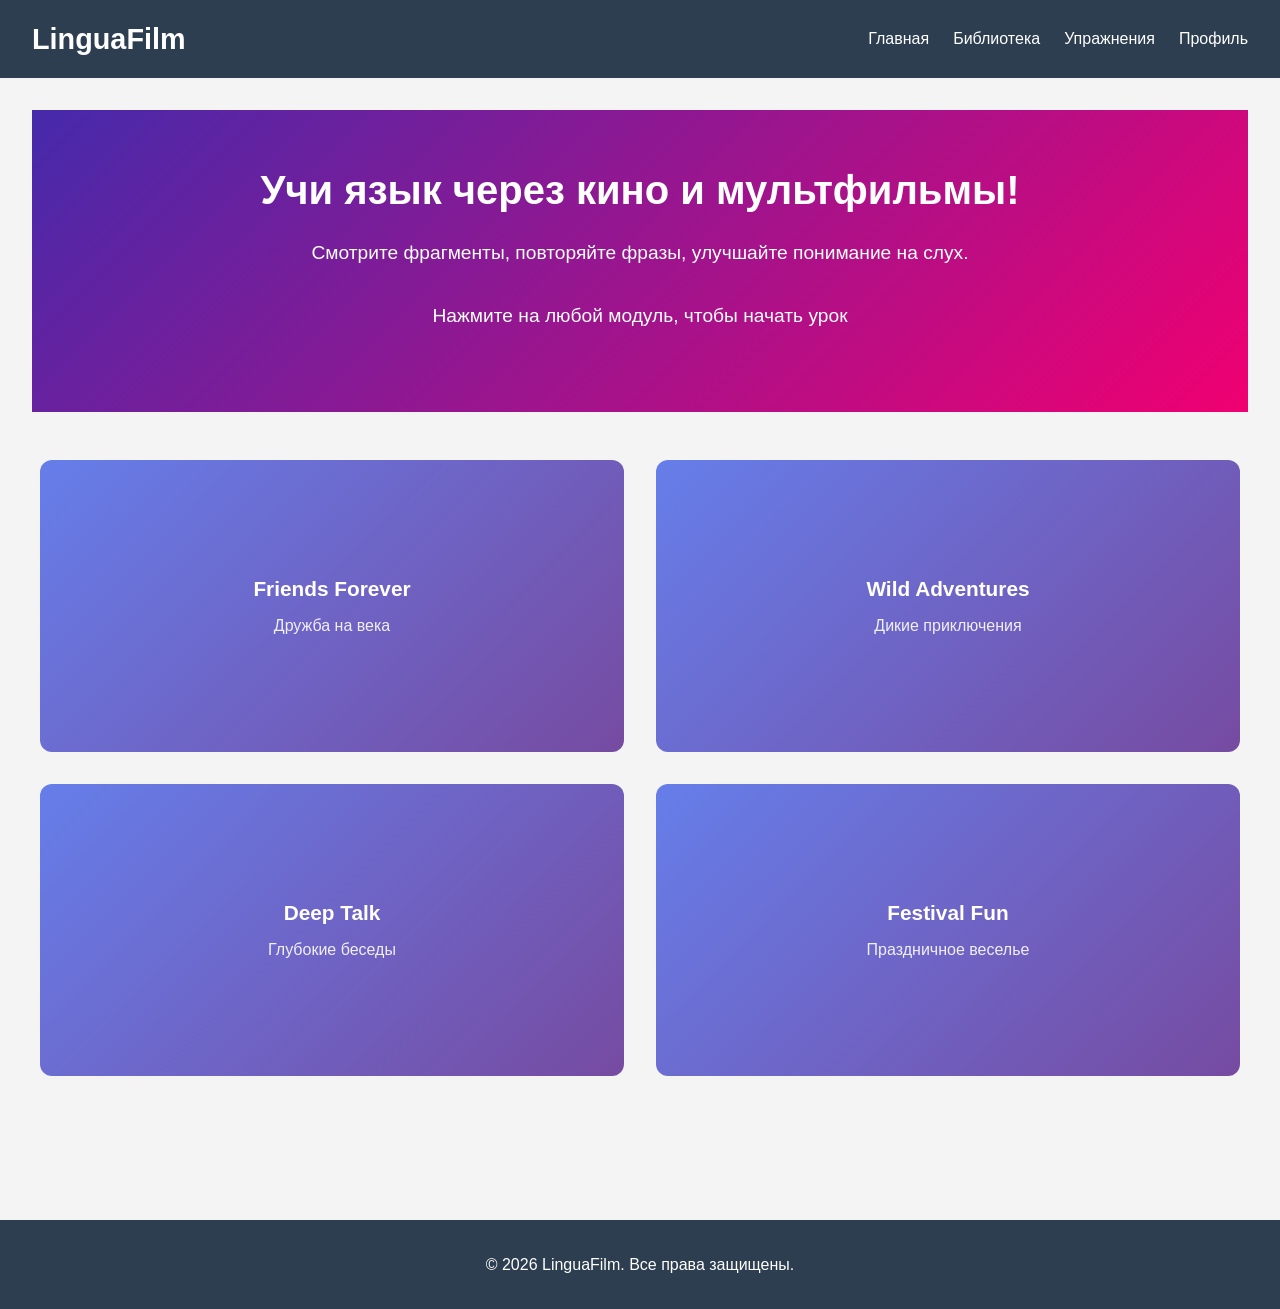
<file: index.html>
<!-- index.html -->

<!DOCTYPE html>
<html lang="ru">
<head>
    <meta charset="UTF-8">
    <meta name="viewport" content="width=device-width, initial-scale=1.0">
    <title>LinguaFilm — учим язык по фильмам</title>
    <link rel="apple-touch-icon" sizes="180x180" href="favicon_io/apple-touch-icon.png">
    <link rel="icon" type="image/png" sizes="32x32" href="favicon_io/favicon-32x32.png">
    <link rel="icon" type="image/png" sizes="16x16" href="favicon_io/favicon-16x16.png">
    <link rel="manifest" href="favicon_io/site.webmanifest">
    <link rel="stylesheet" href="styles.css">
</head>
<body>
    <header class="header">
        <!--<div class="logo">LinguaFilm</div>-->
        <a href="index.html" class="logo">LinguaFilm</a>
        <nav class="nav">
            <ul>
               <li><a href="index.html">Главная</a></li>
                <li><a href="library.html">Библиотека</a></li>
                <li><a href="exercises.html">Упражнения</a></li>
                <li><a href="profile.html">Профиль</a></li>
            </ul>
        </nav>
    </header>

    <main class="main">
        <section id="home" class="hero">
            <h1>Учи язык через кино и мультфильмы!</h1>
            <p>Смотрите фрагменты, повторяйте фразы, улучшайте понимание на слух.</p>
            <p>Нажмите на любой модуль, чтобы начать урок</p>
        </section>

        

         <!-- Сетка модулей "змейкой" (заменил блок с фильмами) -->
        <section class="modules-grid" id="modulesContainer">
            <!-- Модули будут сгенерированы через JS -->
        </section>
    </main>

    <!-- Общий модальный плеер -->
    <div id="player" class="modal hidden">
        <div class="modal-content">
            <span class="close" id="closePlayer">&times;</span>
            <h2 id="lessonTitle"></h2>
            <video controls width="100%" id="clipVideo">
                Ваш браузер не поддерживает видео.
            </video>
            <div class="phrases-list">
                <h4>Фразы для изучения:</h4>
                <ul id="transcriptList"></ul>
            </div>
        </div>Я никогда не видел
    </div>

    <footer class="footer">
        <p>&copy; 2026 LinguaFilm. Все права защищены.</p>
    </footer>

    <script src="script.js"></script>
</body>
</html>
</file>
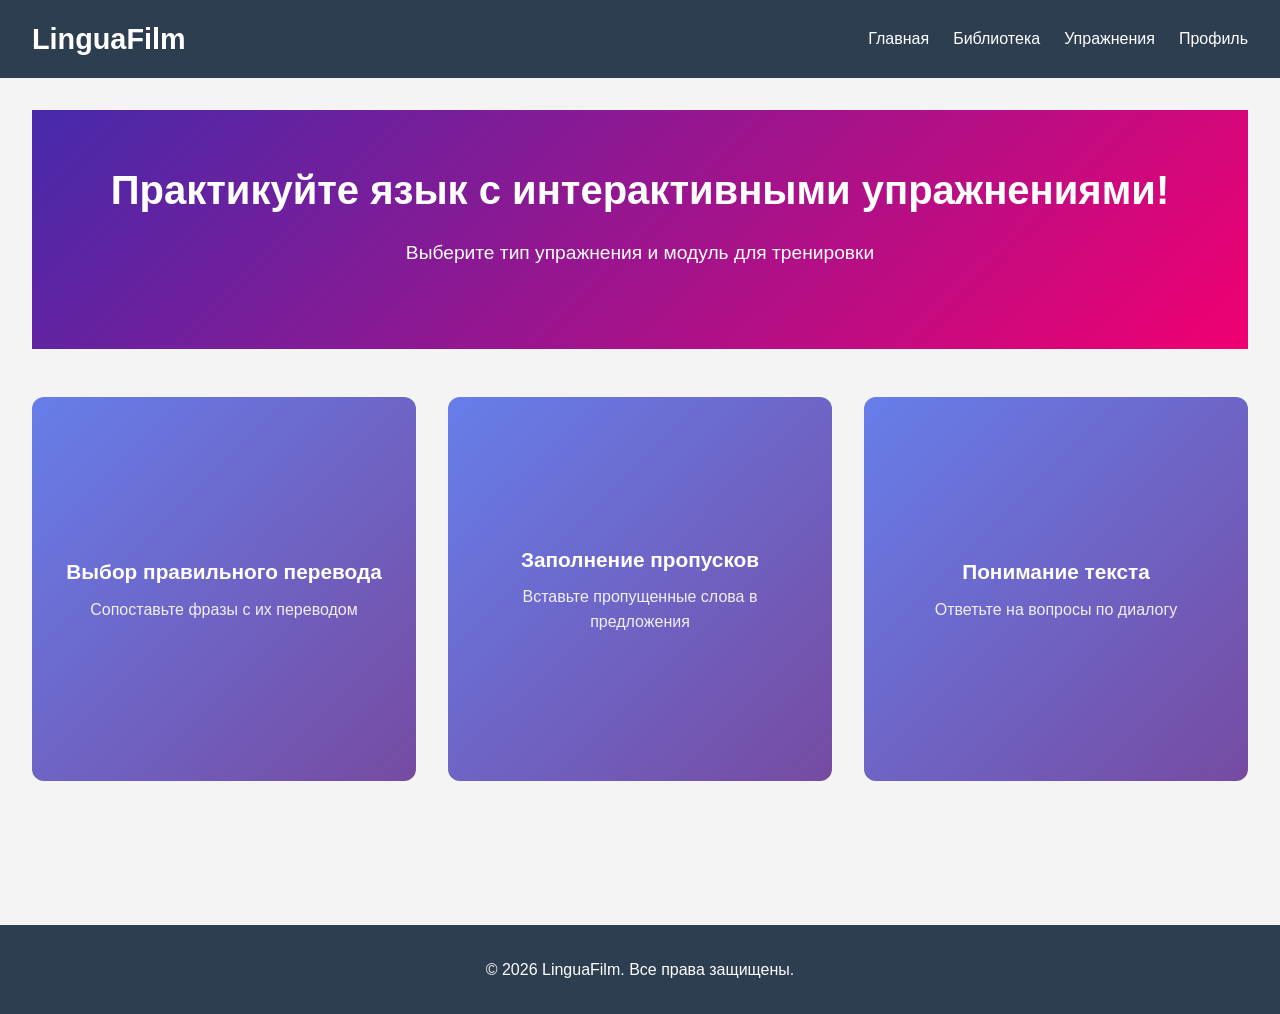
<file: exercises.html>
<!DOCTYPE html>
<html lang="ru">
<head>
    <meta charset="UTF-8">
    <meta name="viewport" content="width=device-width, initial-scale=1.0">
    <title>LinguaFilm — Упражнения</title>
    <link rel="apple-touch-icon" sizes="180x180" href="favicon_io/apple-touch-icon.png">
    <link rel="icon" type="image/png" sizes="32x32" href="favicon_io/favicon-32x32.png">
    <link rel="icon" type="image/png" sizes="16x16" href="favicon_io/favicon-16x16.png">
    <link rel="manifest" href="favicon_io/site.webmanifest">
    <link rel="stylesheet" href="styles.css">
</head>
<body>
    <header class="header">
        <a href="index.html" class="logo">LinguaFilm</a>
        <nav class="nav">
            <ul>
                <li><a href="index.html">Главная</a></li>
                <li><a href="library.html">Библиотека</a></li>
                <li><a href="exercises.html">Упражнения</a></li>
                <li><a href="profile.html">Профиль</a></li>
            </ul>
        </nav>
    </header>

    <main class="main">
        <section id="home" class="hero">
            <h1>Практикуйте язык с интерактивными упражнениями!</h1>
            <p>Выберите тип упражнения и модуль для тренировки</p>
        </section>

        <section class="exercises-grid">
            <div class="exercise-tile" data-type="translation">
                <div class="tile-content">
                    <h3>Выбор правильного перевода</h3>
                    <p>Сопоставьте фразы с их переводом</p>
                </div>
            </div>

            <div class="exercise-tile" data-type="fill">
                <div class="tile-content">
            <h3>Заполнение пропусков</h3>
            <p>Вставьте пропущенные слова в предложения</p>
                </div>
            </div>

            <div class="exercise-tile" data-type="comprehension">
                <div class="tile-content">
            <h3>Понимание текста</h3>
            <p>Ответьте на вопросы по диалогу</p>
                </div>
            </div>
        </section>
    </main>

    <!-- Модальное окно упражнений -->
<div id="exerciseModal" class="modal hidden">
    <div class="modal-content">
        <!-- Кнопка закрытия (крестик) -->
        <span class="close" id="closeExercise">&times;</span>
        
        <!-- НОВАЯ КНОПКА: Возврат к выбору модулей -->
         <button id="backToModules" class="btn-back hidden">← Назад к модулям</button>

        <h2 id="exerciseTitle"></h2>

        <!-- Блок выбора модуля -->
        <div id="moduleSelection" class="module-selection">
            <h3>Выберите модуль:</h3>
            <div id="moduleButtons" class="module-buttons"></div>
        </div>

        <!-- Контент упражнений -->
        <div id="exerciseContent" class="exercise-content hidden">
            <div id="currentExercise"></div>
            <button id="nextExercise" class="btn btn-primary hidden">Следующее упражнение</button>
            <button id="finishExercise" class="btn btn-success hidden">Завершить</button>
        </div>
    </div>
</div>


    <footer class="footer">
        <p>&copy; 2026 LinguaFilm. Все права защищены.</p>
    </footer>

    <script src="script_exercises.js"></script>
</body>
</html>
</file>
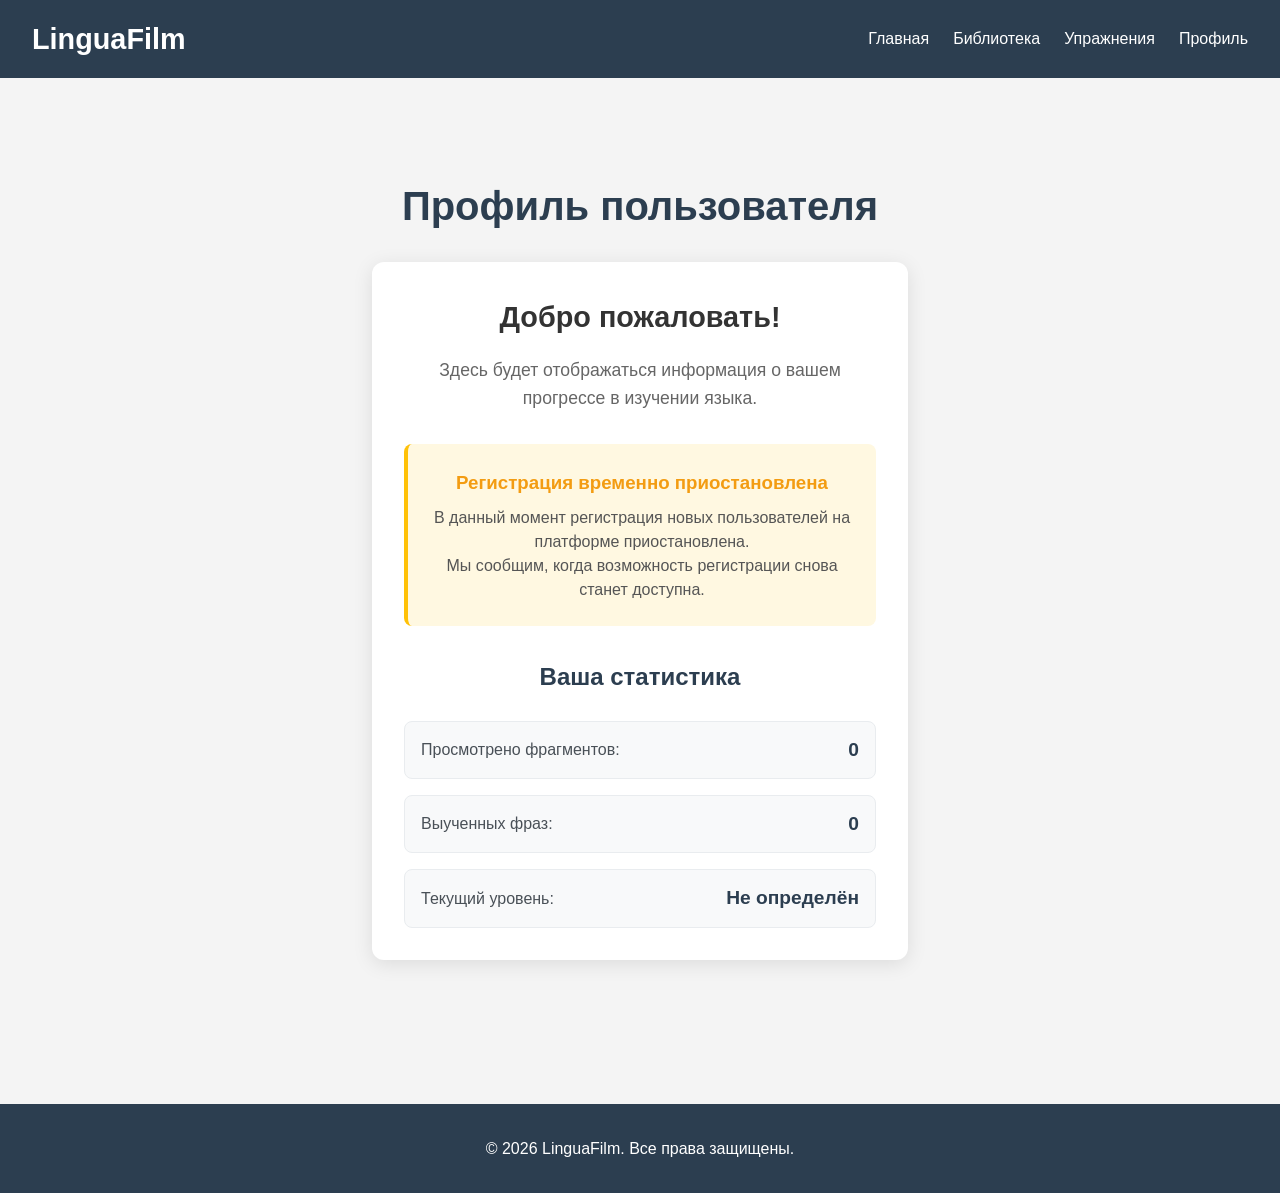
<file: profile.html>
<!-- profile.html -->


<!DOCTYPE html>
<html lang="ru">
<head>
    <meta charset="UTF-8">
    <meta name="viewport" content="width=device-width, initial-scale=1.0">
    <title>LinguaFilm — Профиль</title>
    <link rel="apple-touch-icon" sizes="180x180" href="favicon_io/apple-touch-icon.png">
    <link rel="icon" type="image/png" sizes="32x32" href="favicon_io/favicon-32x32.png">
    <link rel="icon" type="image/png" sizes="16x16" href="favicon_io/favicon-16x16.png">
    <link rel="manifest" href="favicon_io/site.webmanifest">
    <link rel="stylesheet" href="styles.css">
</head>
<body>
    <header class="header">
        <a href="index.html" class="logo">LinguaFilm</a>
        <nav class="nav">
            <ul>
                <li><a href="index.html">Главная</a></li>
                <li><a href="library.html">Библиотека</a></li>
                <li><a href="exercises.html">Упражнения</a></li>
                <li><a href="profile.html">Профиль</a></li>
            </ul>
        </nav>
    </header>

    <main class="main">
        <section id="profile" class="profile">
            <div class="profile-wrapper">
                <h1>Профиль пользователя</h1>
                
                <div class="profile-content">
                    <div class="user-info">
                        <h2>Добро пожаловать!</h2>
                        <p>Здесь будет отображаться информация о вашем прогрессе в изучении языка.</p>
                    </div>

                    <div class="registration-notice">
                <h3>Регистрация временно приостановлена</h3>
                <p>В данный момент регистрация новых пользователей на платформе приостановлена.</p>
                <p>Мы сообщим, когда возможность регистрации снова станет доступна.</p>
            </div>

            <div class="progress-stats">
                <h3>Ваша статистика</h3>
                <div class="stats-grid">
                    <div class="stat-item">
                        <span class="stat-label">Просмотрено фрагментов:</span>
                        <span class="stat-value">0</span>
                    </div>
                    <div class="stat-item">
                        <span class="stat-label">Выученных фраз:</span>
                        <span class="stat-value">0</span>
                    </div>
            <div class="stat-item">
                <span class="stat-label">Текущий уровень:</span>
                <span class="stat-value">Не определён</span>
            </div>
        </div>
    </div>
</div>
</section>
</main>

<footer class="footer">
    <p>&copy; 2026 LinguaFilm. Все права защищены.</p>
</footer>
</body>
</html>




<!--<!DOCTYPE html>
<html lang="ru">
<head>
    <meta charset="UTF-8">
    <meta name="viewport" content="width=device-width, initial-scale=1.0">
    <title>LinguaFilm — Профиль</title>
    <link rel="stylesheet" href="styles.css">
</head>
<body>
    <header class="header">
        <div class="logo">LinguaFilm</div>
        <nav class="nav">
            <ul>
                <li><a href="index.html">Главная</a></li>
                <li><a href="library.html">Библиотека</a></li>
                <li><a href="profile.html" class="active">Профиль</a></li>
            </ul>
        </nav>
    </header>

    <main class="main">
        <section id="profile" class="profile">
            <h1>Профиль пользователя</h1>
            <div class="profile-content">
                <div class="user-info">
                    <h2>Добро пожаловать!</h2>
                    <p>Здесь будет отображаться информация о вашем прогрессе в изучении языка.</p>
                </div>

                <div class="registration-notice">
                    <h3>Регистрация временно приостановлена</h3>
                    <p>В данный момент регистрация новых пользователей на платформе приостановлена.</p>
                    <p>Мы сообщим, когда возможность регистрации снова станет доступна.</p>
                </div>

                <div class="progress-stats">
                    <h3>Ваша статистика</h3>
                    <p>Просмотрено фрагментов: 0</p>
                    <p>Выученных фраз: 0</p>
                    <p>Текущий уровень: Не определён</p>
                </div>
            </div>
        </section>
    </main>

    <footer class="footer">
        <p>&copy; 2026 LinguaFilm. Все права защищены.</p>
    </footer>
</body>
</html>
-->
</file>
<file: styles.css>
/* Базовые стили */
* {
    margin: 0;
    padding: 0;
    box-sizing: border-box;
}

body {
    min-height: 100vh;
    display: grid;
    grid-template-rows: auto 1fr auto;
    font-family: 'Segoe UI', Tahoma, Geneva, Verdana, sans-serif;
    line-height: 1.6;
    color: #333;
    background-color: #f4f4f4;
}

/* Шапка */
.header {
    background-color: #2c3e50;
    color: white;
    display: flex;
    justify-content: space-between;
    align-items: center;
    padding: 1rem 2rem;
}

.logo {
    font-size: 1.8rem;
    font-weight: bold;
    text-decoration: none;
    color: inherit;
    display: inline-block;
}

.nav ul {
    list-style: none;
    display: flex;
    gap: 1.5rem;
}

.nav a {
    color: white;
    text-decoration: none;
    font-weight: 500;
}

.nav a.active {
    color: #3498db;
    border-bottom: 2px solid #3498db;
}

/* Основной контент */
.main {
    padding: 2rem;
}
.modules-grid{
    max-width: 1200px;
    margin-left: auto;
    margin-right: auto;
}

/* Герой‑секция */
.hero {
    text-align: center;
    padding: 3rem 0;
    background: linear-gradient(135deg, #452aab 0%, #f00071 100%);
    color: white;
    margin-bottom: 3rem;
}

.hero h1 {
    font-size: 2.5rem;
    margin-bottom: 1rem;
}

.hero p {
    font-size: 1.2rem;
    margin-bottom: 2rem;
}
/* Герой‑секция library */
.hero_library {
    display: flex;                    
    flex-direction: column;           
    justify-content: center;         
    align-items: center;             
    padding: 0;                       
    background: linear-gradient(135deg, #452aab 0%, #f00071 100%);
    color: white;
    margin-bottom: 3rem;
    border-radius: 15px;
}

.hero_library h1 {
    font-size: 2.5rem;
    margin-bottom: 1rem;
}

.hero_library p {
    font-size: 1.2rem;
    margin-top: 2rem;
    margin-bottom: 2rem;
    text-align: center;    
}


#startButton {
    padding: 0.8rem 2rem;
    background-color: #e74c3c;
    color: white;
    border: none;
    border-radius: 5px;
    cursor: pointer;
    font-size: 1rem;
}

/* Сетка модулей "змейкой" */
.modules-grid {
    display: grid;
    grid-template-columns: repeat(2, 1fr);
    gap: 2rem;
    margin-bottom: 4rem;
}

/* Стили для квадратиков модулей */
.module-tile {
    aspect-ratio: 2 / 1;
    background: linear-gradient(135deg, #667eea 0%, #764ba1 100%);
    border-radius: 12px;
    cursor: pointer;
    transition: transform 0.3s, box-shadow 0.3s;
    display: flex;
    align-items: center;
    justify-content: center;
    overflow: hidden;
    position: relative;
}

.module-tile:hover {
    transform: translateY(-5px);
    box-shadow: 0 10px 25px rgba(0, 0, 0, 0.1);
}

.tile-content {
    text-align: center;
    color: white;
    padding: 2rem;
    z-index: 1;
}

.tile-content h3 {
    font-size: 1.3rem;
    margin-bottom: 0.5rem;
}

.tile-content p {
    font-size: 1rem;
    opacity: 0.9;
}

/* Библиотека клипов */
.library {
    margin-top: 3rem;
}

.filter {
    display: flex;
    gap: 1rem;
    margin-bottom: 2rem;
    flex-wrap: wrap;
}

.filter label {
    font-weight: 600;
}

.clips {
    display: grid;
    grid-template-columns: repeat(auto-fit, minmax(280px, 1fr));
    gap: 1.5rem;
}

.clip-card {
    background-color: white;
    border-radius: 8px;
    overflow: hidden;
    box-shadow: 0 4px 6px rgba(0, 0, 0, 0.1);
    cursor: pointer;
}

.clip-card img {
    width: 100%;
    height: 160px;
    object-fit: cover;
}

.clip-card .info {
    padding: 1rem;
}

.clip-card h4 {
    margin-bottom: 0.5rem;
    font-size: 1.1rem;
}

.clip-card p {
    color: #777;
    font-size: 0.9rem;
}

/* Модальное окно и плеер */
.modal, .player {
    position: fixed;
    top: 0;
    left: 0;
    width: 100%;
    height: 100%;
    background-color: rgba(0, 0, 0, 0.8);
    z-index: 1000;
    align-items: center;
    justify-content: center;
    display: flex; 
}


.hidden {
    display: none;
}


/* .modal.active, .player.active {
    display: flex;
} */

.modal-content {
    position: fixed;
    top: 50%;
    left: 50%;
    transform: translate(-50%, -50%);
    background-color: white;
    width: 90%;
    max-width: 800px;
    border-radius: 12px;
    box-shadow: 0 10px 30px rgba(0, 0, 0, 0.3);
    padding: 2rem;
    z-index: 1001; /* УВЕЛИЧИТЬ на 1 относительно фона (.modal) */
    max-height: 90vh;
    overflow-y: auto;
    opacity: 0; /* Начальное состояние — невидимо */
    transform: translate(-50%, calc(-50% + 20px)); /* Слегка смещено вниз */
    transition: all 0.3s ease; /* Плавная анимация */
}

.modal-header {
    display: flex;
    flex-direction: column;
    gap: 15px; /* Расстояние между кнопкой и заголовком */
    align-items: flex-start;
    width: 100%;
    margin-bottom: 20px; /* Отступ от остального контента */
}

.btn-back {
    position: relative;
    /* остальные стили кнопки */
}



.dialog-box {
    background-color: #f8f9fa;
    border: 1px solid #dee2e6;
    padding: 15px;
    border-radius: 8px;
    margin: 15px 0;
}

.comprehension-question {
    margin-bottom: 20px;
}

.options {
    display: flex;
    flex-direction: column;
    gap: 8px;
    margin-top: 5px;
}

.option {
    cursor: pointer;
    padding: 8px;
    border: 1px solid transparent;
    border-radius: 4px;
}

.option:hover {
    background-color: #f0f0f0;
}


/* Эффект появления: когда у modal НЕТ класса hidden, контент плавно появляется */
.modal:not(.hidden) .modal-content {
    opacity: 1;
    transform: translate(-50%, -50%); /* Возвращается в центр */
}

.player {
    transform: translate(-50%, -50%);
    top: 50%;
    left: 50%;
    box-shadow: 0 10px 30px rgba(0, 0, 0, 0.3);
    padding: 2rem;
}


/* Блокировка прокрутки основного сайта */
body.modal-open {
    overflow: hidden; /* Блокируем прокрутку body */
    height: 100vh; /* Фиксируем высоту body */
}

.player {
    transform: translate(-50%, -50%);
    top: 50%;
    left: 50%;
    box-shadow: 0 10px 30px rgba(0, 0, 0, 0.3);
    padding: 2rem;
}

/* Кнопка закрытия */
.close, #closePlayer {
    position: absolute;
    right: 1rem;
    top: 1rem;
    font-size: 2rem;
    cursor: pointer;
    color: #999;
    z-index: 2;
}

.close:hover, #closePlayer:hover {
    color: #333;
}

#closePlayer {
    margin-top: 1.5rem;
    padding: 0.7rem 1.5rem;
    background-color: #bdc3c7;
    border: none;
    border-radius: 5px;
    cursor: pointer;
    position: static;
    transform: none;
    top: auto;
    right: auto;
}


.btn-back {
    position: relative; /* Вместо absolute/fixed */
    display: inline-flex;
    align-items: center;
    justify-content: center;
    gap: 8px;
    background: #6200ee;
    color: white;
    border: none;
    padding: 12px 24px;
    border-radius: 8px;
    font-size: 16px;
    cursor: pointer;
    z-index: 10; /* Выше основного контента, но ниже крестика */
    margin-bottom: 20px; /* Отступ снизу от кнопки */
}

.btn-back:hover {
    background: #3700b3;
}

/* Скрываем кнопку по умолчанию */
.btn-back.hidden {
    display: none;
}

/* Отступ для заголовка после кнопки */
.exercise-title {
    margin-top: 0; /* Убираем стандартный отступ h2 */
    padding-top: 10px; /* Небольшой отступ от кнопки */
}


/* Заголовок урока в модальном окне */
#lessonTitle {
    margin-bottom: 1.5rem;
    color: #2c3e50;
    text-align: center;
}

/* Видео в модальном окне и плеере */
#clipVideo {
    width: 100%;
    border-radius: 8px;
    margin-bottom: 1.5rem;
}

.video-container {
    margin-bottom: 2rem;
}

/* Стили для списка фраз */
.phrases-list, .transcript {
    margin-top: 1.5rem;
}

.phrases-list h4, .transcript h3 {
    margin-bottom: 1rem;
    color: #2c3e50;
    text-align: center;
}

#transcriptList {
    list-style-type: none;
}

#transcriptList li {
    padding: 0.75rem 1rem;
    margin-bottom: 0.5rem;
    background: #f8f9fa;
    border-left: 4px solid #667eea;
    border-radius: 4px;
}

#transcriptList .original, #transcriptList .translation {
    display: block;
}

.original {
    font-weight: 600;
    color: #333;
}

.translation {
    color: #666;
    font-style: italic;
}

/* Стили для страницы профиля */
.profile-wrapper {
    max-width: 600px;
    margin: 2rem auto;
    text-align: center;
    padding: 2rem;
}

.profile h1 {
    color: #2c3e50;
    font-size: 2.5rem;
    margin-bottom: 1.5rem;
    text-align: center;
}

.profile-content {
    background: white;
    border-radius: 12px;
    box-shadow: 0 4px 20px rgba(0, 0, 0, 0.1);
    padding: 2rem;
    margin: 0 auto;
}

.user-info h2 {
    color: #333;
    font-size: 1.8rem;
    margin-bottom: 1rem;
}

.user-info p {
    color: #666;
    font-size: 1.1rem;
    line-height: 1.6;
    margin-bottom: 2rem;
}

/* Стили для уведомления о регистрации */
.registration-notice {
    background: #fff8e1;
    border-left: 4px solid #ffc107;
    padding: 1.5rem;
    border-radius: 8px;
    margin: 2rem 0;
}

.registration-notice h3 {
    color: #f39c12;
    margin-bottom: 0.5rem;
}

.registration-notice p {
    color: #555;
    line-height: 1.5;
}

/* Стили для статистики */
.progress-stats h3 {
    color: #2c3e50;
    text-align: center;
    margin-bottom: 1.5rem;
    font-size: 1.5rem;
}

.stats-grid {
    display: grid;
    grid-template-columns: 1fr;
    gap: 1rem;
}

.stat-item {
    display: flex;
    justify-content: space-between;
    align-items: center;
    padding: 0.8rem 1rem;
    background: #f8f9fa;
    border-radius: 8px;
    border: 1px solid #e9ecef;
}

.stat-label {
    font-weight: 500;
    color: #495057;
}

.stat-value {
    font-weight: bold;
    color: #2c3e50;
    font-size: 1.2rem;
}


/* доп стили для упр*/
/* Стили для упражнений */
.exercises-grid {
    display: grid;
    grid-template-columns: repeat(auto-fit, minmax(300px, 1fr));
    gap: 2rem;
    margin-bottom: 4rem;
}

.exercise-tile {
    aspect-ratio: 1 / 1;
    background: linear-gradient(135deg, #667eea 0%, #764ba1 100%);
    border-radius: 12px;
    cursor: pointer;
    transition: transform 0.3s, box-shadow 0.3s;
    display: flex;
    align-items: center;
    justify-content: center;
    overflow: hidden;
    position: relative;
}

.exercise-tile:hover {
    transform: translateY(-5px);
    box-shadow: 0 10px 25px rgba(0, 0, 0, 0.1);
}

.module-buttons {
    display: flex;
    flex-wrap: wrap;
    gap: 1rem;
    margin-top: 1rem;
}

.btn-module {
    padding: 0.8rem 1.5rem;
    background-color: #3498db;
    color: white;
    border: none;
    border-radius: 5px;
    cursor: pointer;
    font-size: 1rem;
    transition: background-color 0.3s;
}

.btn-module:hover {
    background-color: #2980b9;
}

.options {
    margin: 1rem 0;
}

/* Кнопка "Назад" в модальном окне */
#backToModules {
    position: absolute;
    left: 1rem;
    top: 1rem;
    background: transparent;
    border: none;
    color: #999;
    font-size: 1.5rem;
    cursor: pointer;
    padding: 0.2rem 0.5rem;
    z-index: 10;
    transition: color 0.2s;
}

#backToModules:hover {
    color: #333;
}

/* Скрываем кнопку закрытия (крестик) при активном выборе упражнения, 
   чтобы не было двух кнопок выхода */
#closeExercise.hidden-close {
    display: none;
}






/* Футер */
.footer {
    margin-top: 3rem;
    grid-row: 3;
    text-align: center;
    padding: 2rem;
    background-color: #2c3e50;
    color: white;
}

/* Адаптивность для планшетов */
@media (max-width: 768px) {
    .modules-grid {
        grid-template-columns: 1fr;
        gap: 1.5rem;
    }

    .modal-content, .player {
        width: 95%;
        padding: 1.5rem;
    }

    .hero h1 {
        font-size: 2rem;
    }

    .header, .filter {
        flex-direction: column;
        align-items: center;
        text-align: center;
    }

    .nav ul {
        margin-top: 1rem;
        gap: 1rem;
    }

    .profile-wrapper {
        padding: 1rem;
        margin: 1rem auto;
    }

    .profile h1 {
        font-size: 2rem;
    }

    .profile-content {
        padding: 1.5rem;
    }

    .tile-content h3 {
        font-size: 1.1rem;
    }

    .tile-content p {
        font-size: 0.9rem;
    }

    #lessonTitle {
        font-size: 1.4rem;
    }
}

/* Адаптивность для мобильных устройств */
@media (max-width: 480px) {
    .header {
        padding: 0.75rem 3%;
        flex-direction: column;
        gap: 0.5rem;
    }

    .nav ul {
        gap: 1rem;
    }

    .tile-content h3 {
        font-size: 1.1rem;
    }

    .tile-content p {
        font-size: 0.9rem;
    }

    #lessonTitle {
        font-size: 1.4rem;
    }
}
</file>
